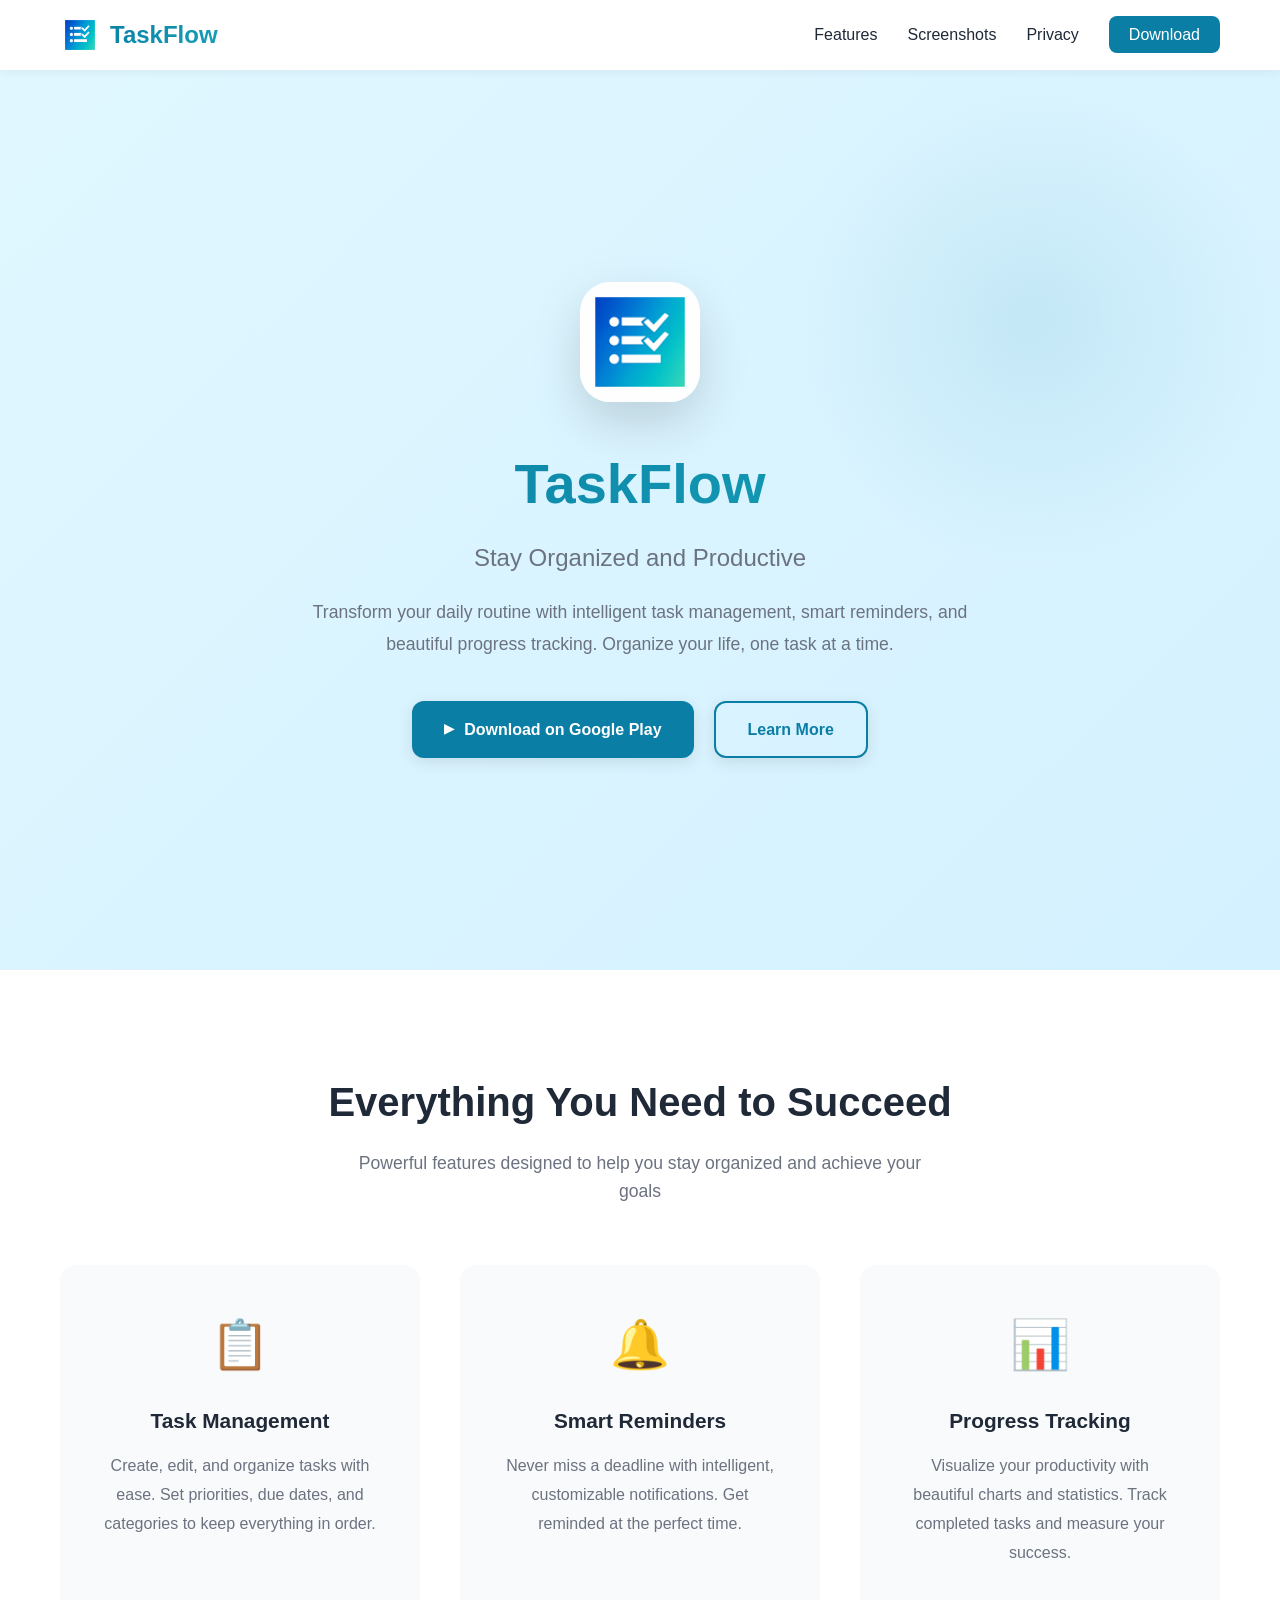
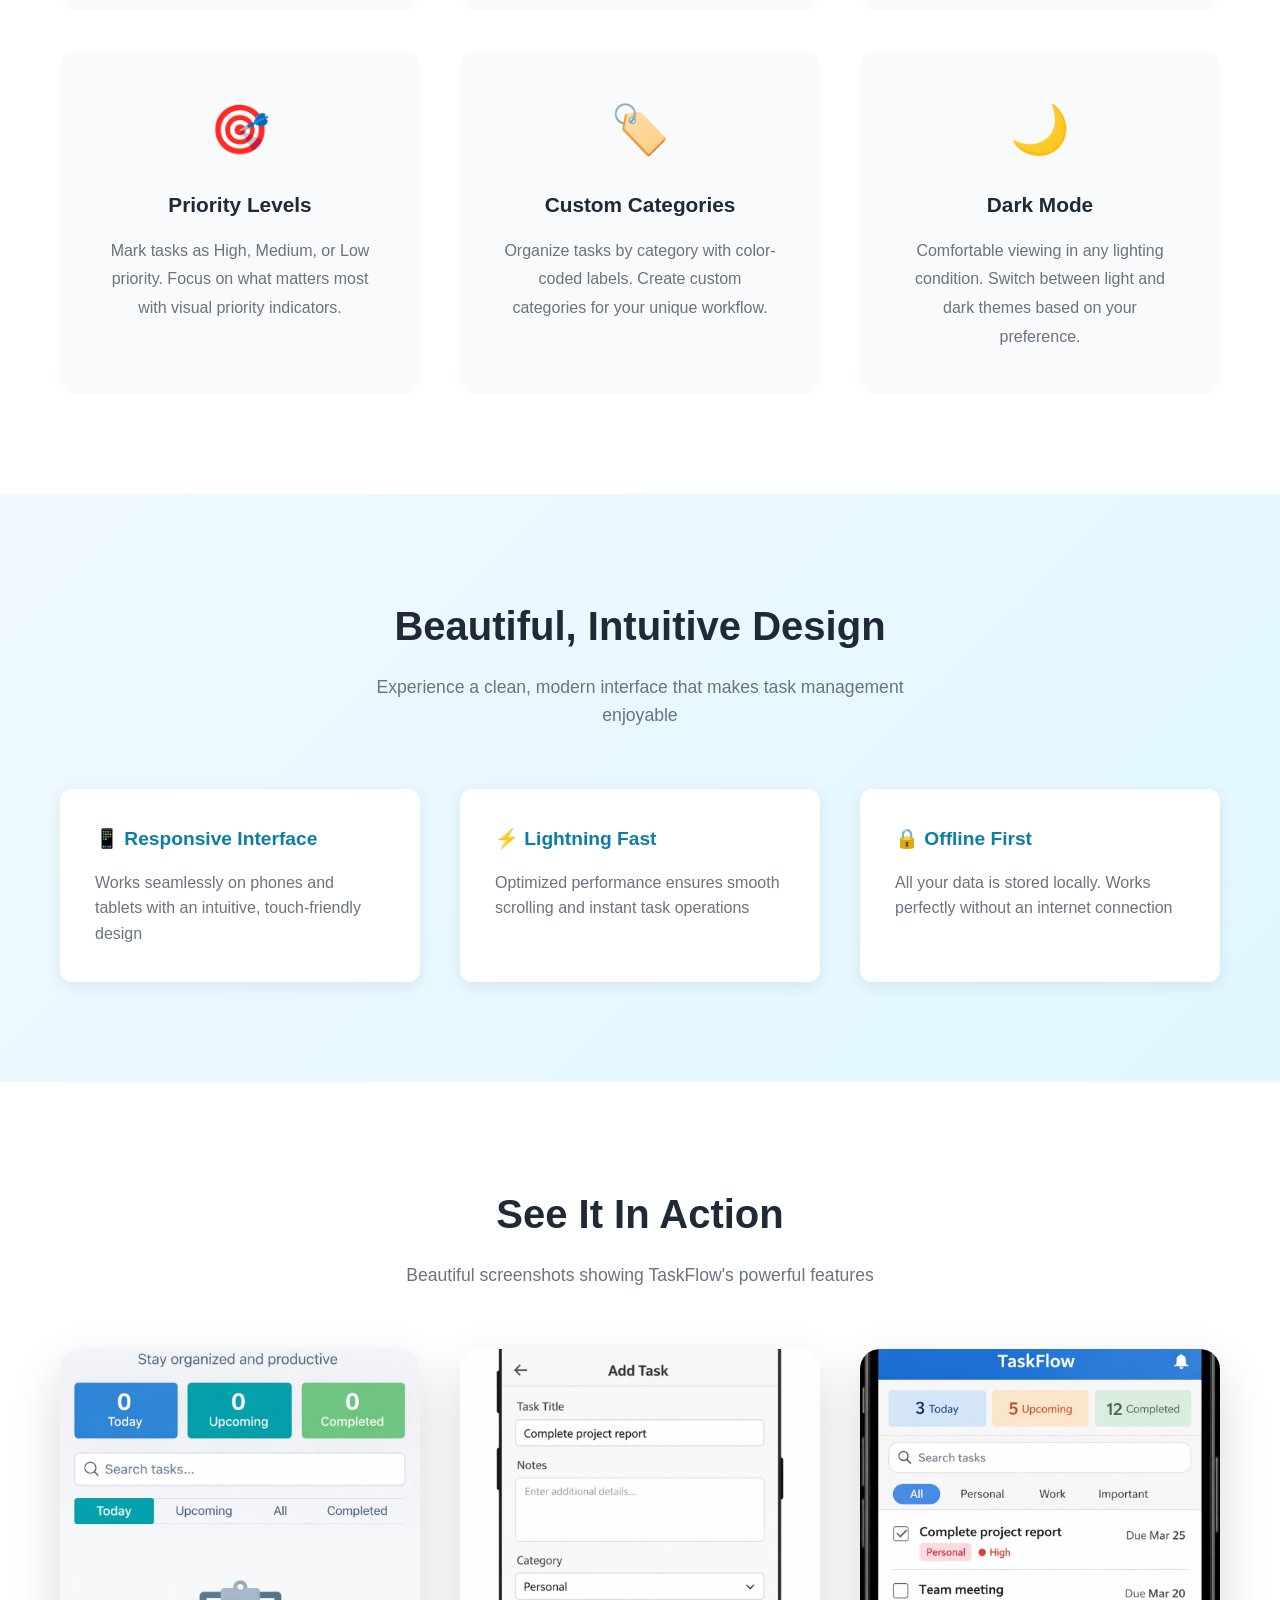
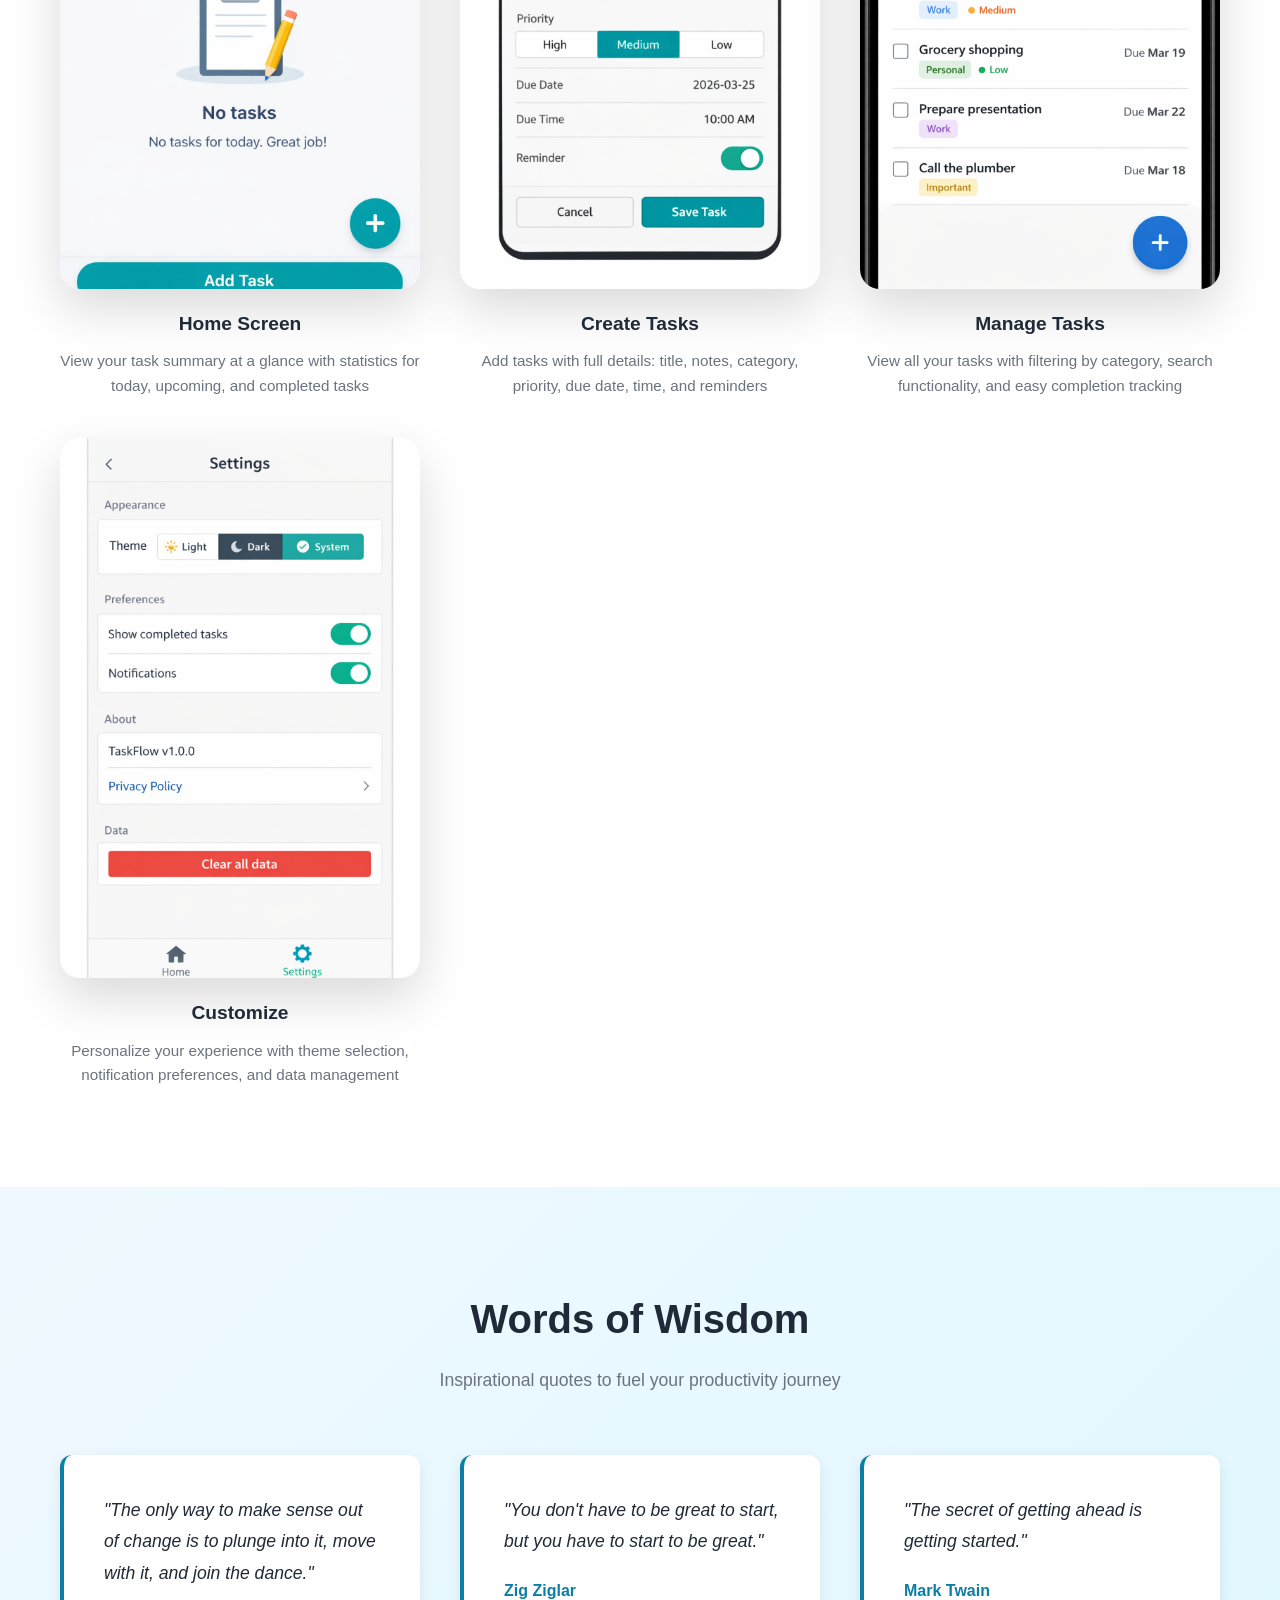
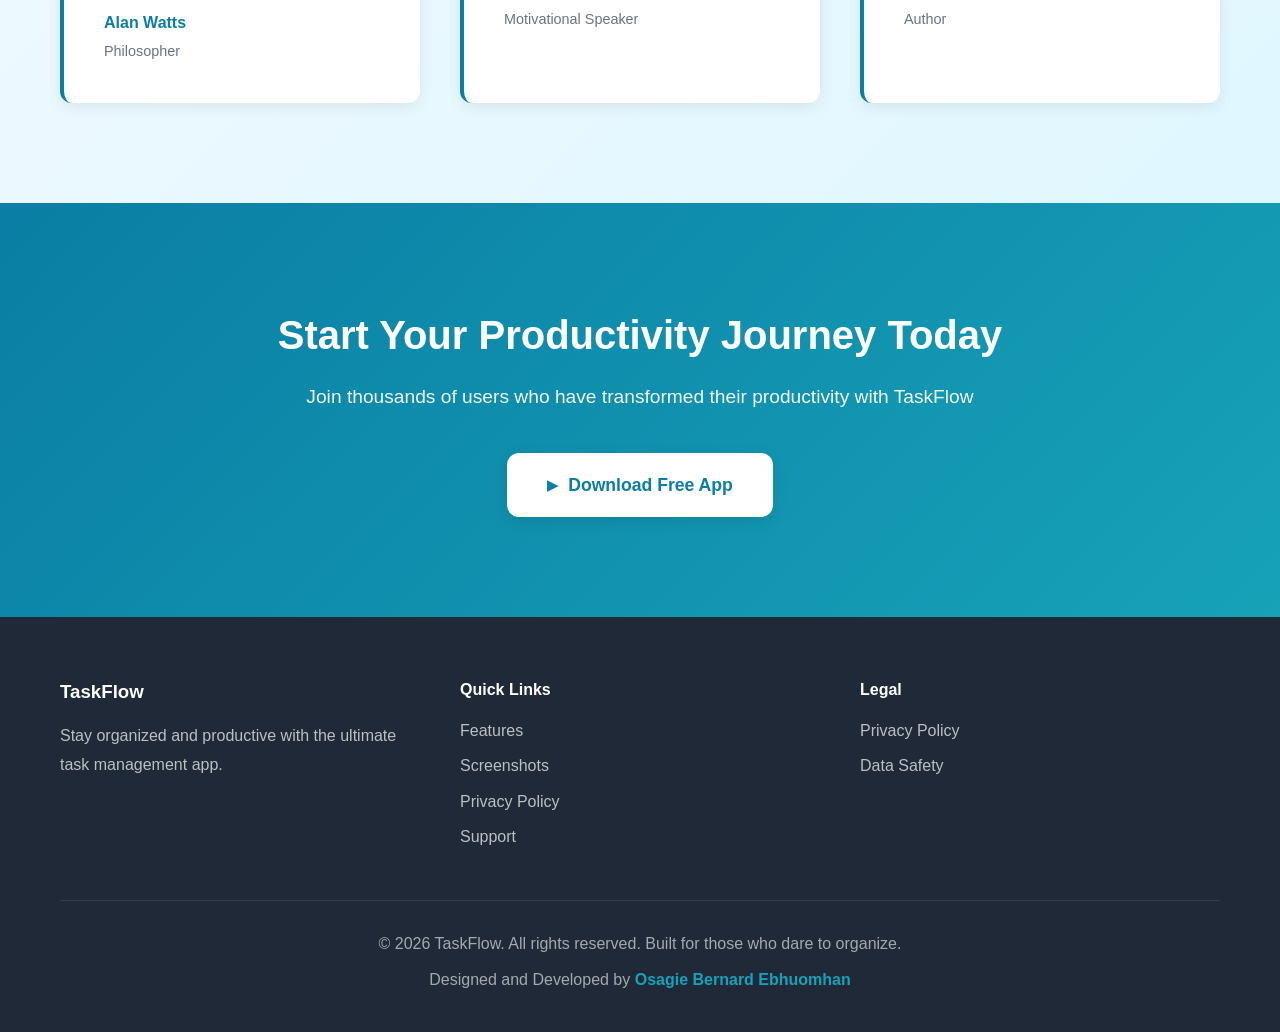
<file: index.html>
<!DOCTYPE html>
<html lang="en">
<head>
    <meta charset="UTF-8">
    <meta name="viewport" content="width=device-width, initial-scale=1.0">
    <meta name="description" content="TaskFlow - Stay organized and productive with the ultimate task management app. Manage tasks, set reminders, and achieve your goals.">
    <meta name="keywords" content="task management, productivity, todo app, task planner, reminders">
    <meta name="theme-color" content="#0a7ea4">
    <title>TaskFlow - Stay Organized and Productive</title>
    <link rel="stylesheet" href="css/styles.css">
    <link rel="icon" type="image/png" href="assets/images/app-icon.png">
    
    <!-- Google tag (gtag.js) -->
    <script async src="https://www.googletagmanager.com/gtag/js?id=G-JH3HWBDG0D"></script>
    <script>
      window.dataLayer = window.dataLayer || [];
      function gtag(){dataLayer.push(arguments);}
      gtag('js', new Date());

      gtag('config', 'G-JH3HWBDG0D');
    </script>
</head>
<body>
    <!-- Navigation -->
    <nav class="navbar">
        <div class="nav-container">
            <div class="logo">
                <img src="assets/images/app-icon.png" alt="TaskFlow Logo" class="logo-img">
                <span class="logo-text">TaskFlow</span>
            </div>
            <button class="hamburger" id="hamburger" aria-label="Toggle menu">
                <span></span>
                <span></span>
                <span></span>
            </button>
            <ul class="nav-menu" id="nav-menu">
                <li><a href="#features" class="nav-link">Features</a></li>
                <li><a href="#screenshots" class="nav-link">Screenshots</a></li>
                <li><a href="privacy.html" class="nav-link">Privacy</a></li>
                <li><a href="#download" class="nav-link cta-button">Download</a></li>
            </ul>
        </div>
    </nav>

    <!-- Hero Section -->
    <section class="hero">
        <div class="hero-content">
            <div class="hero-icon">
                <img src="assets/images/app-icon.png" alt="TaskFlow" class="icon-large">
            </div>
            <h1 class="hero-title">TaskFlow</h1>
            <p class="hero-subtitle">Stay Organized and Productive</p>
            <p class="hero-description">
                Transform your daily routine with intelligent task management, smart reminders, and beautiful progress tracking. 
                Organize your life, one task at a time.
            </p>
            <div class="hero-buttons">
                <a href="https://play.google.com/store/apps/details?id=space.manus.taskflowapp.t20260318001722" class="btn btn-primary" target="_blank">
                    <span class="play-icon">▶</span> Download on Google Play
                </a>
                <a href="#features" class="btn btn-secondary">Learn More</a>
            </div>
        </div>
        <div class="hero-background"></div>
    </section>

    <!-- Features Section -->
    <section id="features" class="features">
        <div class="container">
            <h2 class="section-title">Everything You Need to Succeed</h2>
            <p class="section-subtitle">Powerful features designed to help you stay organized and achieve your goals</p>
            
            <div class="features-grid">
                <div class="feature-card">
                    <div class="feature-icon">📋</div>
                    <h3>Task Management</h3>
                    <p>Create, edit, and organize tasks with ease. Set priorities, due dates, and categories to keep everything in order.</p>
                </div>
                
                <div class="feature-card">
                    <div class="feature-icon">🔔</div>
                    <h3>Smart Reminders</h3>
                    <p>Never miss a deadline with intelligent, customizable notifications. Get reminded at the perfect time.</p>
                </div>
                
                <div class="feature-card">
                    <div class="feature-icon">📊</div>
                    <h3>Progress Tracking</h3>
                    <p>Visualize your productivity with beautiful charts and statistics. Track completed tasks and measure your success.</p>
                </div>
                
                <div class="feature-card">
                    <div class="feature-icon">🎯</div>
                    <h3>Priority Levels</h3>
                    <p>Mark tasks as High, Medium, or Low priority. Focus on what matters most with visual priority indicators.</p>
                </div>
                
                <div class="feature-card">
                    <div class="feature-icon">🏷️</div>
                    <h3>Custom Categories</h3>
                    <p>Organize tasks by category with color-coded labels. Create custom categories for your unique workflow.</p>
                </div>
                
                <div class="feature-card">
                    <div class="feature-icon">🌙</div>
                    <h3>Dark Mode</h3>
                    <p>Comfortable viewing in any lighting condition. Switch between light and dark themes based on your preference.</p>
                </div>
            </div>
        </div>
    </section>

    <!-- Design Section -->
    <section class="design">
        <div class="container">
            <h2 class="section-title">Beautiful, Intuitive Design</h2>
            <p class="section-subtitle">Experience a clean, modern interface that makes task management enjoyable</p>
            
            <div class="design-features">
                <div class="design-feature">
                    <h3>📱 Responsive Interface</h3>
                    <p>Works seamlessly on phones and tablets with an intuitive, touch-friendly design</p>
                </div>
                <div class="design-feature">
                    <h3>⚡ Lightning Fast</h3>
                    <p>Optimized performance ensures smooth scrolling and instant task operations</p>
                </div>
                <div class="design-feature">
                    <h3>🔒 Offline First</h3>
                    <p>All your data is stored locally. Works perfectly without an internet connection</p>
                </div>
            </div>
        </div>
    </section>

    <!-- Screenshots Section -->
    <section id="screenshots" class="screenshots">
        <div class="container">
            <h2 class="section-title">See It In Action</h2>
            <p class="section-subtitle">Beautiful screenshots showing TaskFlow's powerful features</p>
            
            <div class="screenshots-grid">
                <div class="screenshot-card">
                    <img src="assets/screenshots/screenshot-1-home.png" alt="Home Screen - Task Summary">
                    <h3>Home Screen</h3>
                    <p>View your task summary at a glance with statistics for today, upcoming, and completed tasks</p>
                </div>
                
                <div class="screenshot-card">
                    <img src="assets/screenshots/screenshot-2-add-task.png" alt="Add Task Form">
                    <h3>Create Tasks</h3>
                    <p>Add tasks with full details: title, notes, category, priority, due date, time, and reminders</p>
                </div>
                
                <div class="screenshot-card">
                    <img src="assets/screenshots/screenshot-3-tasks-list.png" alt="Task List">
                    <h3>Manage Tasks</h3>
                    <p>View all your tasks with filtering by category, search functionality, and easy completion tracking</p>
                </div>
                
                <div class="screenshot-card">
                    <img src="assets/screenshots/screenshot-4-settings.png" alt="Settings Screen">
                    <h3>Customize</h3>
                    <p>Personalize your experience with theme selection, notification preferences, and data management</p>
                </div>
            </div>
        </div>
    </section>

    <!-- Testimonials Section -->
    <section class="testimonials">
        <div class="container">
            <h2 class="section-title">Words of Wisdom</h2>
            <p class="section-subtitle">Inspirational quotes to fuel your productivity journey</p>
            
            <div class="testimonials-grid">
                <div class="testimonial">
                    <p class="quote">"The only way to make sense out of change is to plunge into it, move with it, and join the dance."</p>
                    <p class="author">Alan Watts</p>
                    <p class="role">Philosopher</p>
                </div>
                
                <div class="testimonial">
                    <p class="quote">"You don't have to be great to start, but you have to start to be great."</p>
                    <p class="author">Zig Ziglar</p>
                    <p class="role">Motivational Speaker</p>
                </div>
                
                <div class="testimonial">
                    <p class="quote">"The secret of getting ahead is getting started."</p>
                    <p class="author">Mark Twain</p>
                    <p class="role">Author</p>
                </div>
            </div>
        </div>
    </section>

    <!-- CTA Section -->
    <section id="download" class="cta">
        <div class="container">
            <h2>Start Your Productivity Journey Today</h2>
            <p>Join thousands of users who have transformed their productivity with TaskFlow</p>
            <a href="https://play.google.com/store/apps/details?id=space.manus.taskflowapp.t20260318001722" class="btn btn-primary btn-large" target="_blank">
                <span class="play-icon">▶</span> Download Free App
            </a>
        </div>
    </section>

    <!-- Footer -->
    <footer class="footer">
        <div class="container">
            <div class="footer-content">
                <div class="footer-section">
                    <h3>TaskFlow</h3>
                    <p>Stay organized and productive with the ultimate task management app.</p>
                </div>
                
                <div class="footer-section">
                    <h4>Quick Links</h4>
                    <ul>
                        <li><a href="#features">Features</a></li>
                        <li><a href="#screenshots">Screenshots</a></li>
                        <li><a href="privacy.html">Privacy Policy</a></li>
                        <li><a href="mailto:support@taskflowapp.com">Support</a></li>
                    </ul>
                </div>
                
                <div class="footer-section">
                    <h4>Legal</h4>
                    <ul>
                        <li><a href="privacy.html">Privacy Policy</a></li>
                        <li><a href="privacy.html#data-safety">Data Safety</a></li>
                    </ul>
                </div>
            </div>
            
            <div class="footer-bottom">
                <p>&copy; 2026 TaskFlow. All rights reserved. Built for those who dare to organize.</p>
                <p>Designed and Developed by <a href="https://instagram.com/osas.codes" target="_blank" class="credit-link">Osagie Bernard Ebhuomhan</a></p>
            </div>
        </div>
    </footer>

    <script src="js/main.js"></script>
    <script>
        // Hamburger menu functionality
        const hamburger = document.getElementById('hamburger');
        const navMenu = document.getElementById('nav-menu');
        
        if (hamburger) {
            hamburger.addEventListener('click', () => {
                hamburger.classList.toggle('active');
                navMenu.classList.toggle('active');
            });
            
            // Close menu when a link is clicked
            const navLinks = navMenu.querySelectorAll('a');
            navLinks.forEach(link => {
                link.addEventListener('click', () => {
                    hamburger.classList.remove('active');
                    navMenu.classList.remove('active');
                });
            });
        }
    </script>
</body>
</html>
</file>
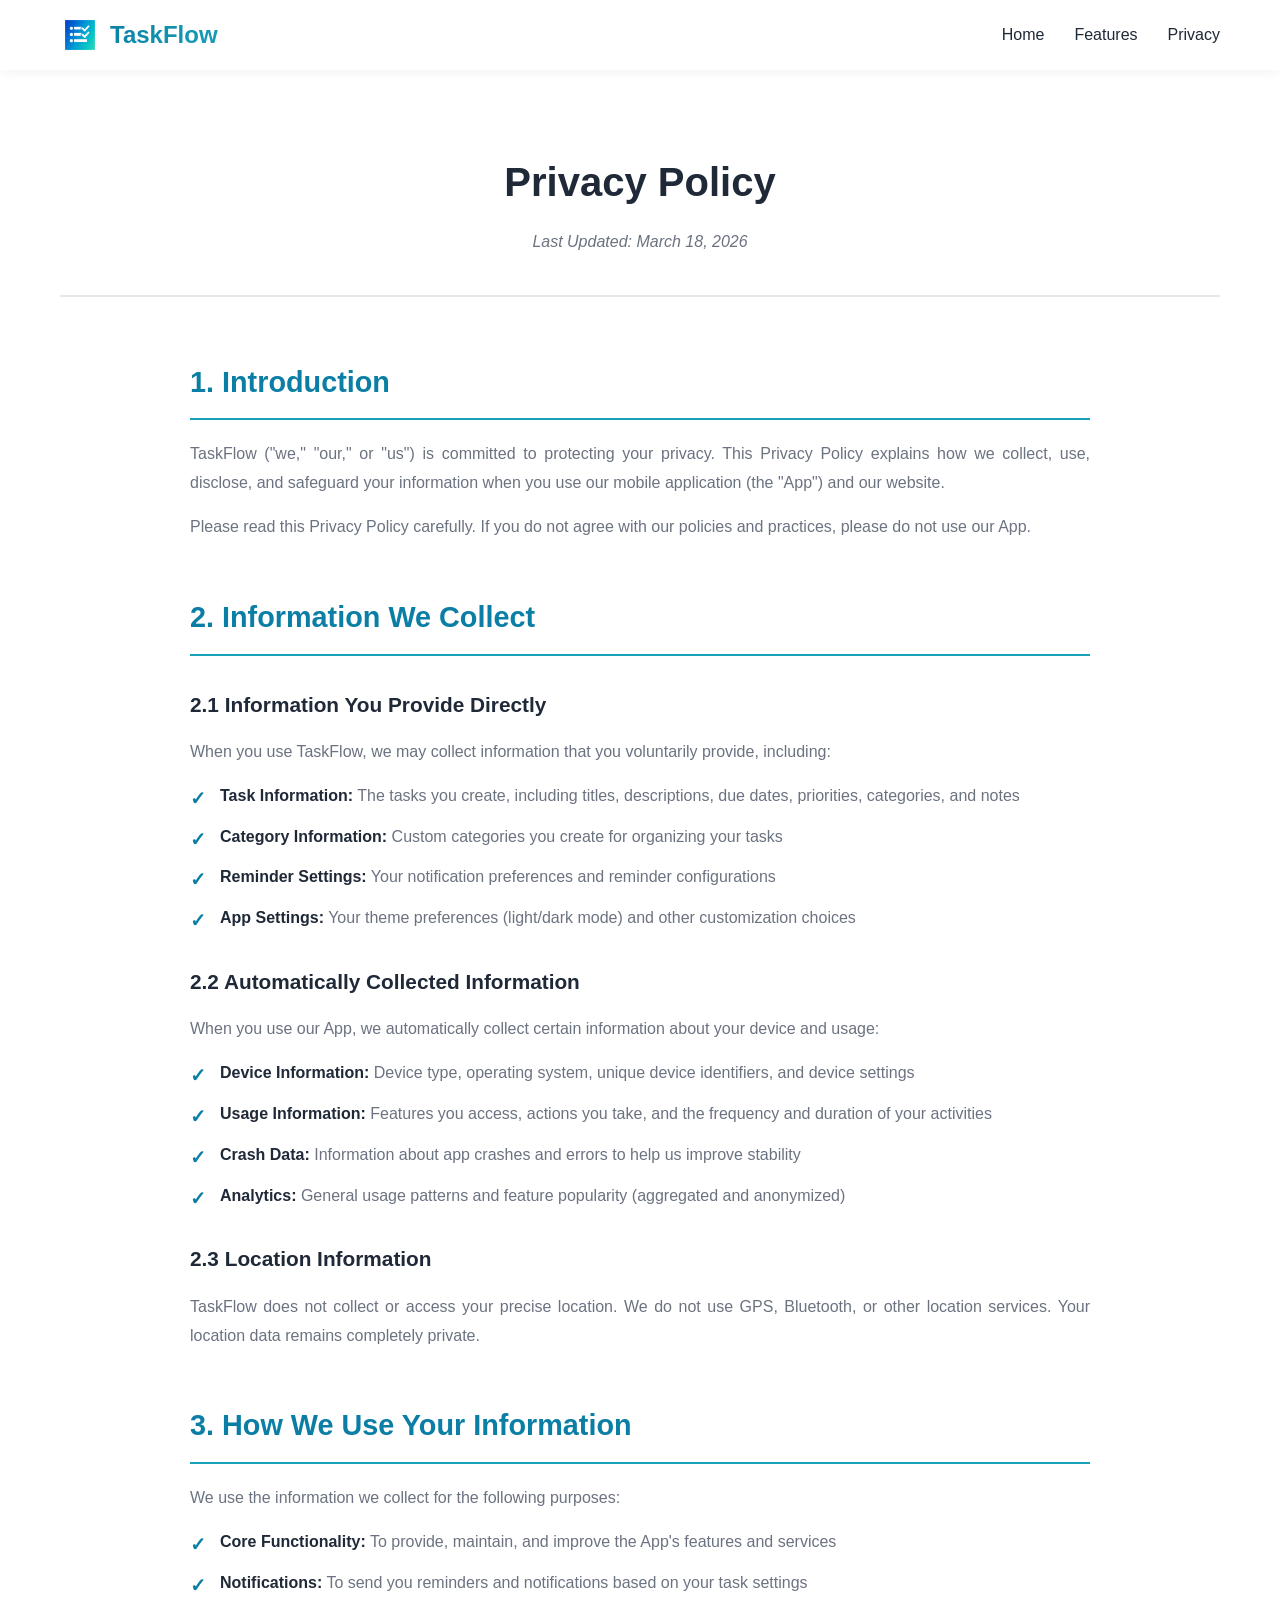
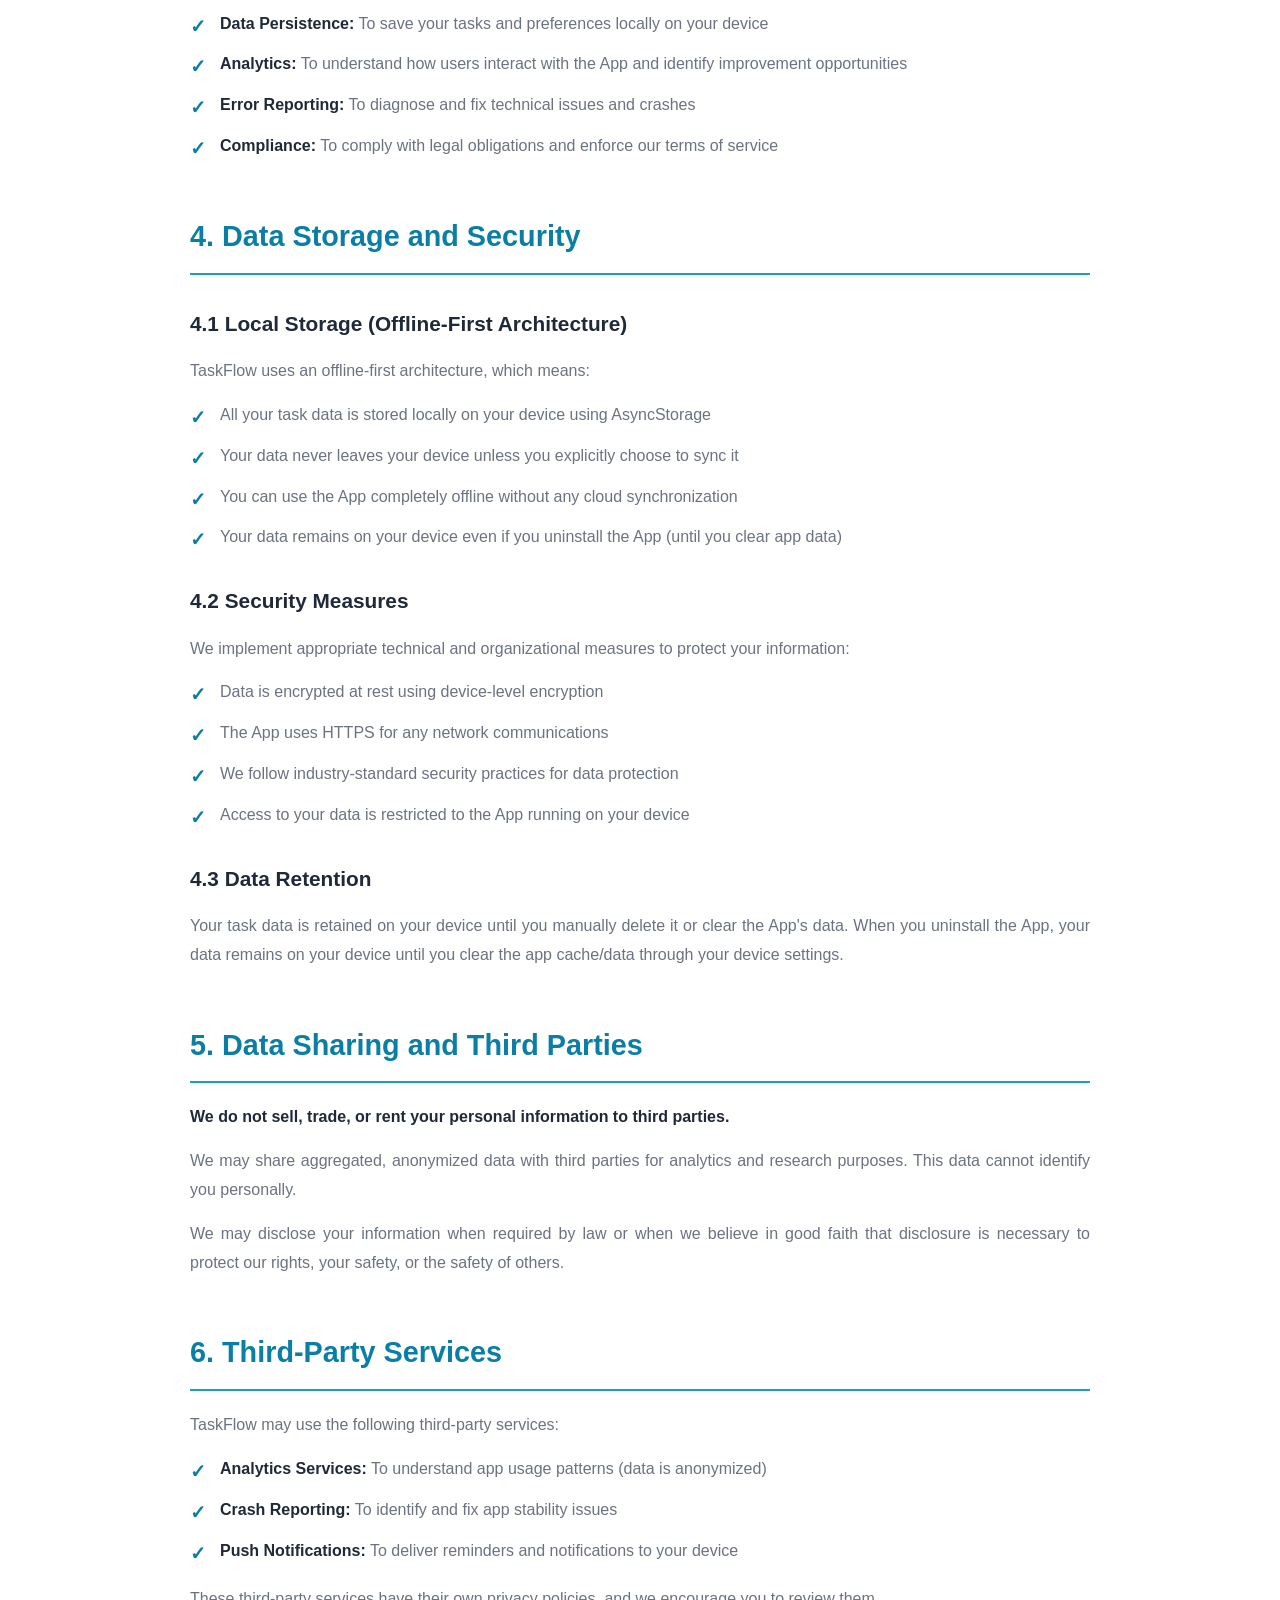
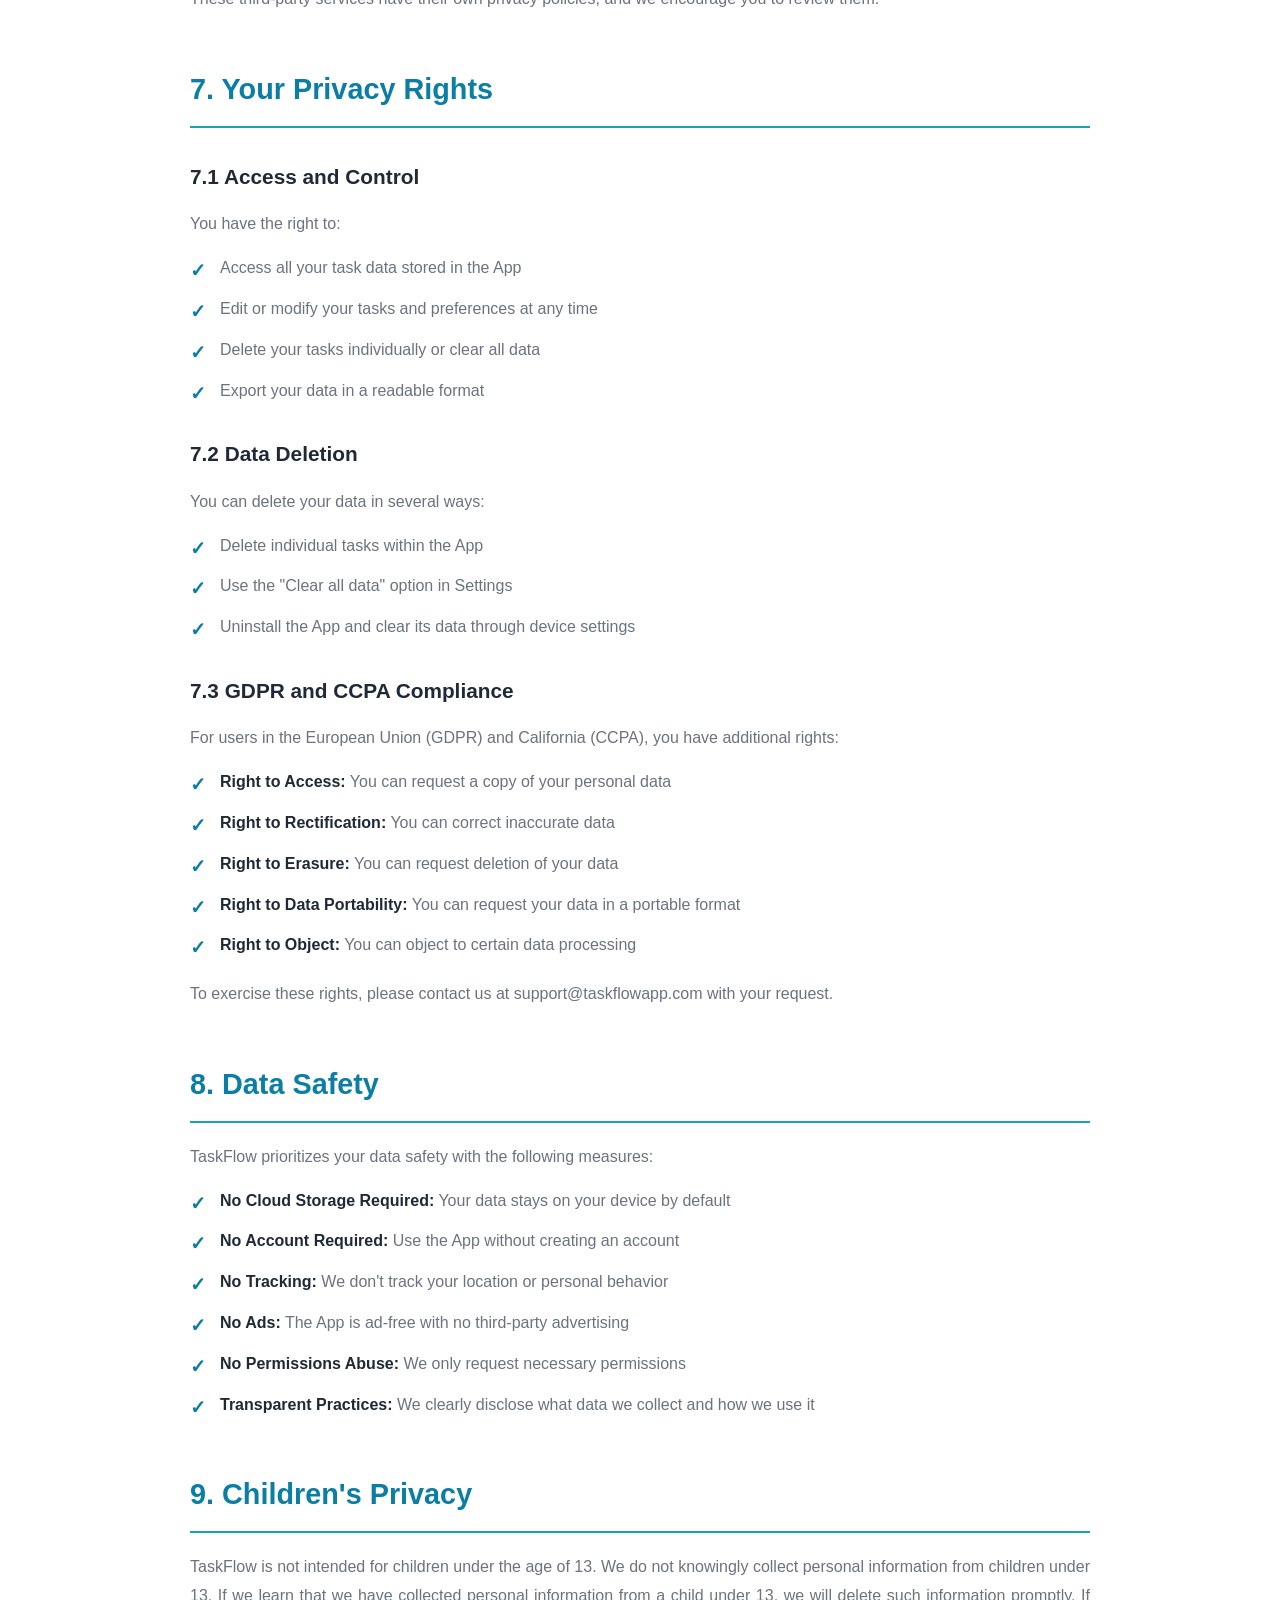
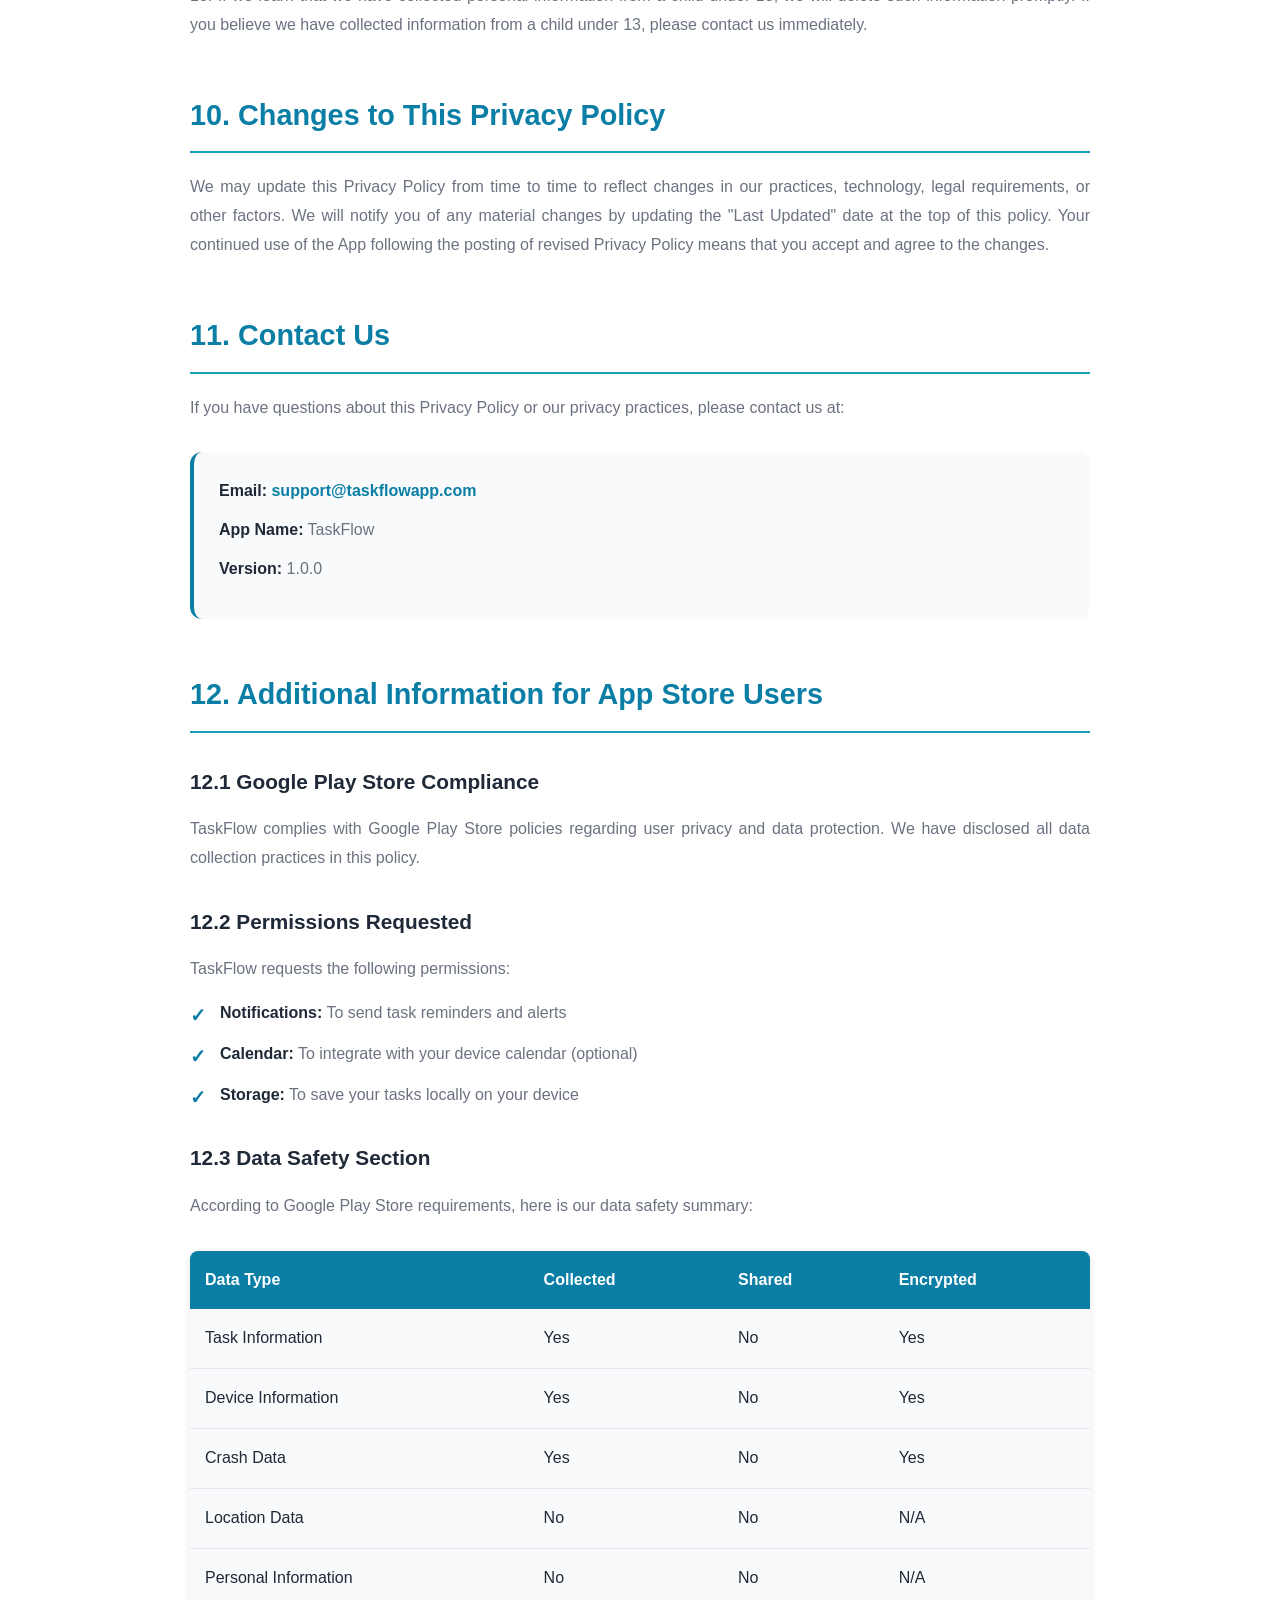
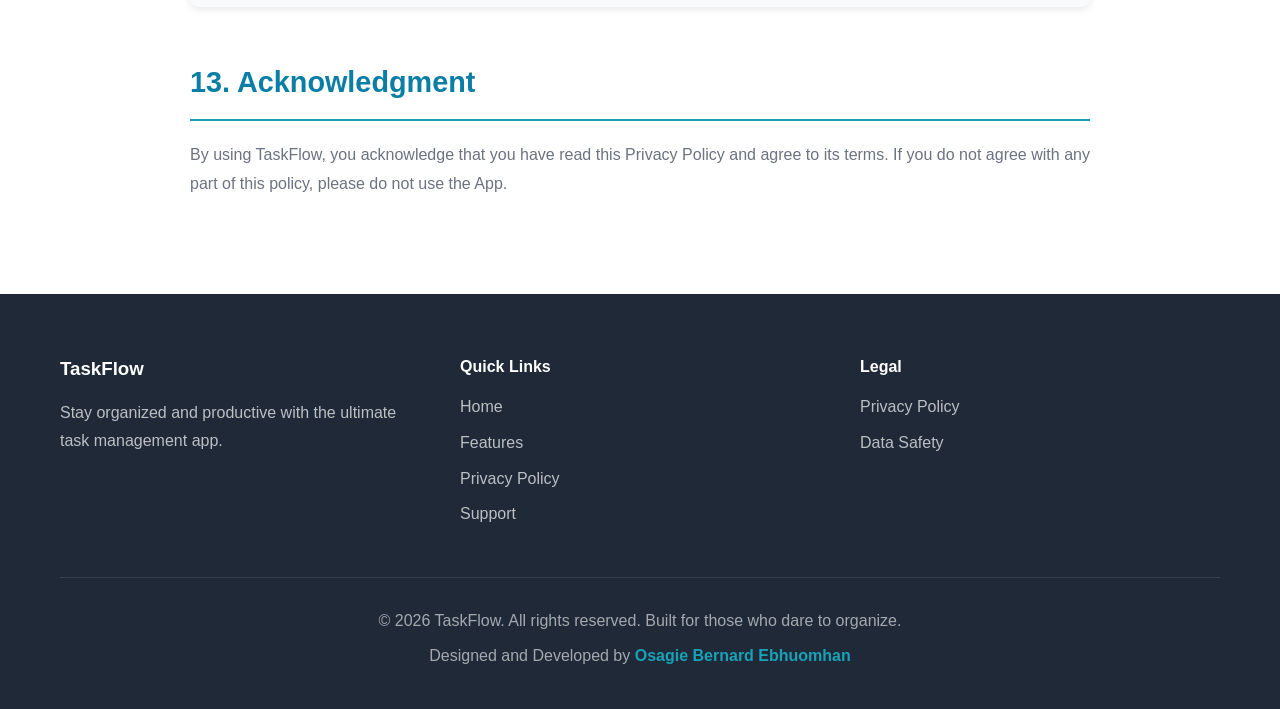
<file: privacy.html>
<!DOCTYPE html>
<html lang="en">
<head>
    <meta charset="UTF-8">
    <meta name="viewport" content="width=device-width, initial-scale=1.0">
    <meta name="description" content="TaskFlow Privacy Policy - Learn how we protect your data and privacy">
    <title>Privacy Policy - TaskFlow App</title>
    <link rel="stylesheet" href="css/styles.css">
    <link rel="stylesheet" href="css/privacy.css">
    <link rel="icon" type="image/png" href="assets/images/app-icon.png">
</head>
<body>
    <!-- Navigation -->
    <nav class="navbar">
        <div class="nav-container">
            <div class="logo">
                <img src="assets/images/app-icon.png" alt="TaskFlow Logo" class="logo-img">
                <span class="logo-text">TaskFlow</span>
            </div>
            <ul class="nav-menu">
                <li><a href="index.html" class="nav-link">Home</a></li>
                <li><a href="index.html#features" class="nav-link">Features</a></li>
                <li><a href="privacy.html" class="nav-link">Privacy</a></li>
            </ul>
        </div>
    </nav>

    <!-- Privacy Policy Content -->
    <section class="privacy-section">
        <div class="container">
            <div class="privacy-header">
                <h1>Privacy Policy</h1>
                <p class="last-updated">Last Updated: March 18, 2026</p>
            </div>

            <div class="privacy-content">
                <h2>1. Introduction</h2>
                <p>
                    TaskFlow ("we," "our," or "us") is committed to protecting your privacy. This Privacy Policy explains 
                    how we collect, use, disclose, and safeguard your information when you use our mobile application 
                    (the "App") and our website.
                </p>
                <p>
                    Please read this Privacy Policy carefully. If you do not agree with our policies and practices, 
                    please do not use our App.
                </p>

                <h2>2. Information We Collect</h2>
                <h3>2.1 Information You Provide Directly</h3>
                <p>When you use TaskFlow, we may collect information that you voluntarily provide, including:</p>
                <ul>
                    <li><strong>Task Information:</strong> The tasks you create, including titles, descriptions, due dates, priorities, categories, and notes</li>
                    <li><strong>Category Information:</strong> Custom categories you create for organizing your tasks</li>
                    <li><strong>Reminder Settings:</strong> Your notification preferences and reminder configurations</li>
                    <li><strong>App Settings:</strong> Your theme preferences (light/dark mode) and other customization choices</li>
                </ul>

                <h3>2.2 Automatically Collected Information</h3>
                <p>When you use our App, we automatically collect certain information about your device and usage:</p>
                <ul>
                    <li><strong>Device Information:</strong> Device type, operating system, unique device identifiers, and device settings</li>
                    <li><strong>Usage Information:</strong> Features you access, actions you take, and the frequency and duration of your activities</li>
                    <li><strong>Crash Data:</strong> Information about app crashes and errors to help us improve stability</li>
                    <li><strong>Analytics:</strong> General usage patterns and feature popularity (aggregated and anonymized)</li>
                </ul>

                <h3>2.3 Location Information</h3>
                <p>
                    TaskFlow does not collect or access your precise location. We do not use GPS, Bluetooth, or other 
                    location services. Your location data remains completely private.
                </p>

                <h2>3. How We Use Your Information</h2>
                <p>We use the information we collect for the following purposes:</p>
                <ul>
                    <li><strong>Core Functionality:</strong> To provide, maintain, and improve the App's features and services</li>
                    <li><strong>Notifications:</strong> To send you reminders and notifications based on your task settings</li>
                    <li><strong>Data Persistence:</strong> To save your tasks and preferences locally on your device</li>
                    <li><strong>Analytics:</strong> To understand how users interact with the App and identify improvement opportunities</li>
                    <li><strong>Error Reporting:</strong> To diagnose and fix technical issues and crashes</li>
                    <li><strong>Compliance:</strong> To comply with legal obligations and enforce our terms of service</li>
                </ul>

                <h2>4. Data Storage and Security</h2>
                <h3>4.1 Local Storage (Offline-First Architecture)</h3>
                <p>
                    TaskFlow uses an offline-first architecture, which means:
                </p>
                <ul>
                    <li>All your task data is stored locally on your device using AsyncStorage</li>
                    <li>Your data never leaves your device unless you explicitly choose to sync it</li>
                    <li>You can use the App completely offline without any cloud synchronization</li>
                    <li>Your data remains on your device even if you uninstall the App (until you clear app data)</li>
                </ul>

                <h3>4.2 Security Measures</h3>
                <p>We implement appropriate technical and organizational measures to protect your information:</p>
                <ul>
                    <li>Data is encrypted at rest using device-level encryption</li>
                    <li>The App uses HTTPS for any network communications</li>
                    <li>We follow industry-standard security practices for data protection</li>
                    <li>Access to your data is restricted to the App running on your device</li>
                </ul>

                <h3>4.3 Data Retention</h3>
                <p>
                    Your task data is retained on your device until you manually delete it or clear the App's data. 
                    When you uninstall the App, your data remains on your device until you clear the app cache/data 
                    through your device settings.
                </p>

                <h2>5. Data Sharing and Third Parties</h2>
                <p>
                    <strong>We do not sell, trade, or rent your personal information to third parties.</strong>
                </p>
                <p>
                    We may share aggregated, anonymized data with third parties for analytics and research purposes. 
                    This data cannot identify you personally.
                </p>
                <p>
                    We may disclose your information when required by law or when we believe in good faith that 
                    disclosure is necessary to protect our rights, your safety, or the safety of others.
                </p>

                <h2>6. Third-Party Services</h2>
                <p>
                    TaskFlow may use the following third-party services:
                </p>
                <ul>
                    <li><strong>Analytics Services:</strong> To understand app usage patterns (data is anonymized)</li>
                    <li><strong>Crash Reporting:</strong> To identify and fix app stability issues</li>
                    <li><strong>Push Notifications:</strong> To deliver reminders and notifications to your device</li>
                </ul>
                <p>
                    These third-party services have their own privacy policies, and we encourage you to review them.
                </p>

                <h2>7. Your Privacy Rights</h2>
                <h3>7.1 Access and Control</h3>
                <p>You have the right to:</p>
                <ul>
                    <li>Access all your task data stored in the App</li>
                    <li>Edit or modify your tasks and preferences at any time</li>
                    <li>Delete your tasks individually or clear all data</li>
                    <li>Export your data in a readable format</li>
                </ul>

                <h3>7.2 Data Deletion</h3>
                <p>
                    You can delete your data in several ways:
                </p>
                <ul>
                    <li>Delete individual tasks within the App</li>
                    <li>Use the "Clear all data" option in Settings</li>
                    <li>Uninstall the App and clear its data through device settings</li>
                </ul>

                <h3>7.3 GDPR and CCPA Compliance</h3>
                <p>
                    For users in the European Union (GDPR) and California (CCPA), you have additional rights:
                </p>
                <ul>
                    <li><strong>Right to Access:</strong> You can request a copy of your personal data</li>
                    <li><strong>Right to Rectification:</strong> You can correct inaccurate data</li>
                    <li><strong>Right to Erasure:</strong> You can request deletion of your data</li>
                    <li><strong>Right to Data Portability:</strong> You can request your data in a portable format</li>
                    <li><strong>Right to Object:</strong> You can object to certain data processing</li>
                </ul>
                <p>
                    To exercise these rights, please contact us at support@taskflowapp.com with your request.
                </p>

                <h2 id="data-safety">8. Data Safety</h2>
                <p>
                    TaskFlow prioritizes your data safety with the following measures:
                </p>
                <ul>
                    <li><strong>No Cloud Storage Required:</strong> Your data stays on your device by default</li>
                    <li><strong>No Account Required:</strong> Use the App without creating an account</li>
                    <li><strong>No Tracking:</strong> We don't track your location or personal behavior</li>
                    <li><strong>No Ads:</strong> The App is ad-free with no third-party advertising</li>
                    <li><strong>No Permissions Abuse:</strong> We only request necessary permissions</li>
                    <li><strong>Transparent Practices:</strong> We clearly disclose what data we collect and how we use it</li>
                </ul>

                <h2>9. Children's Privacy</h2>
                <p>
                    TaskFlow is not intended for children under the age of 13. We do not knowingly collect personal 
                    information from children under 13. If we learn that we have collected personal information from a 
                    child under 13, we will delete such information promptly. If you believe we have collected information 
                    from a child under 13, please contact us immediately.
                </p>

                <h2>10. Changes to This Privacy Policy</h2>
                <p>
                    We may update this Privacy Policy from time to time to reflect changes in our practices, technology, 
                    legal requirements, or other factors. We will notify you of any material changes by updating the 
                    "Last Updated" date at the top of this policy. Your continued use of the App following the posting 
                    of revised Privacy Policy means that you accept and agree to the changes.
                </p>

                <h2>11. Contact Us</h2>
                <p>
                    If you have questions about this Privacy Policy or our privacy practices, please contact us at:
                </p>
                <div class="contact-info">
                    <p><strong>Email:</strong> <a href="mailto:support@taskflowapp.com">support@taskflowapp.com</a></p>
                    <p><strong>App Name:</strong> TaskFlow</p>
                    <p><strong>Version:</strong> 1.0.0</p>
                </div>

                <h2>12. Additional Information for App Store Users</h2>
                <h3>12.1 Google Play Store Compliance</h3>
                <p>
                    TaskFlow complies with Google Play Store policies regarding user privacy and data protection. 
                    We have disclosed all data collection practices in this policy.
                </p>

                <h3>12.2 Permissions Requested</h3>
                <p>
                    TaskFlow requests the following permissions:
                </p>
                <ul>
                    <li><strong>Notifications:</strong> To send task reminders and alerts</li>
                    <li><strong>Calendar:</strong> To integrate with your device calendar (optional)</li>
                    <li><strong>Storage:</strong> To save your tasks locally on your device</li>
                </ul>

                <h3>12.3 Data Safety Section</h3>
                <p>
                    According to Google Play Store requirements, here is our data safety summary:
                </p>
                <table class="data-safety-table">
                    <tr>
                        <th>Data Type</th>
                        <th>Collected</th>
                        <th>Shared</th>
                        <th>Encrypted</th>
                    </tr>
                    <tr>
                        <td>Task Information</td>
                        <td>Yes</td>
                        <td>No</td>
                        <td>Yes</td>
                    </tr>
                    <tr>
                        <td>Device Information</td>
                        <td>Yes</td>
                        <td>No</td>
                        <td>Yes</td>
                    </tr>
                    <tr>
                        <td>Crash Data</td>
                        <td>Yes</td>
                        <td>No</td>
                        <td>Yes</td>
                    </tr>
                    <tr>
                        <td>Location Data</td>
                        <td>No</td>
                        <td>No</td>
                        <td>N/A</td>
                    </tr>
                    <tr>
                        <td>Personal Information</td>
                        <td>No</td>
                        <td>No</td>
                        <td>N/A</td>
                    </tr>
                </table>

                <h2>13. Acknowledgment</h2>
                <p>
                    By using TaskFlow, you acknowledge that you have read this Privacy Policy and agree to its terms. 
                    If you do not agree with any part of this policy, please do not use the App.
                </p>
            </div>
        </div>
    </section>

    <!-- Footer -->
    <footer class="footer">
        <div class="container">
            <div class="footer-content">
                <div class="footer-section">
                    <h3>TaskFlow</h3>
                    <p>Stay organized and productive with the ultimate task management app.</p>
                </div>
                
                <div class="footer-section">
                    <h4>Quick Links</h4>
                    <ul>
                        <li><a href="index.html">Home</a></li>
                        <li><a href="index.html#features">Features</a></li>
                        <li><a href="privacy.html">Privacy Policy</a></li>
                        <li><a href="mailto:support@taskflowapp.com">Support</a></li>
                    </ul>
                </div>
                
                <div class="footer-section">
                    <h4>Legal</h4>
                    <ul>
                        <li><a href="privacy.html">Privacy Policy</a></li>
                        <li><a href="privacy.html#data-safety">Data Safety</a></li>
                    </ul>
                </div>
            </div>
            
            <div class="footer-bottom">
                <p>&copy; 2026 TaskFlow. All rights reserved. Built for those who dare to organize.</p>
                <p>Designed and Developed by <a href="https://instagram.com/osas.codes" target="_blank" class="credit-link">Osagie Bernard Ebhuomhan</a></p>
            </div>
        </div>
    </footer>

    <script src="js/main.js"></script>
</body>
</html>
</file>
<file: css/styles.css>
/* ============================================
   TASKFLOW LANDING PAGE - PREMIUM STYLES
   ============================================ */

:root {
    --primary-color: #0a7ea4;
    --primary-light: #17a2b8;
    --primary-dark: #086a8a;
    --secondary-color: #22C55E;
    --accent-color: #F59E0B;
    --danger-color: #EF4444;
    --text-dark: #1f2937;
    --text-light: #6b7280;
    --bg-light: #f9fafb;
    --bg-white: #ffffff;
    --border-color: #e5e7eb;
    --shadow: 0 10px 30px rgba(0, 0, 0, 0.1);
    --shadow-lg: 0 20px 50px rgba(0, 0, 0, 0.15);
}

* {
    margin: 0;
    padding: 0;
    box-sizing: border-box;
}

html {
    scroll-behavior: smooth;
}

body {
    font-family: -apple-system, BlinkMacSystemFont, 'Segoe UI', Roboto, 'Helvetica Neue', Arial, sans-serif;
    color: var(--text-dark);
    background-color: var(--bg-white);
    line-height: 1.6;
}

/* ============================================
   UTILITY CLASSES
   ============================================ */

.container {
    max-width: 1200px;
    margin: 0 auto;
    padding: 0 20px;
}

.section-title {
    font-size: 2.5rem;
    font-weight: 700;
    color: var(--text-dark);
    margin-bottom: 15px;
    text-align: center;
}

.section-subtitle {
    font-size: 1.1rem;
    color: var(--text-light);
    text-align: center;
    margin-bottom: 50px;
    max-width: 600px;
    margin-left: auto;
    margin-right: auto;
}

/* ============================================
   NAVIGATION
   ============================================ */

.navbar {
    background-color: var(--bg-white);
    box-shadow: 0 2px 10px rgba(0, 0, 0, 0.05);
    position: sticky;
    top: 0;
    z-index: 1000;
}

.nav-container {
    max-width: 1200px;
    margin: 0 auto;
    padding: 15px 20px;
    display: flex;
    justify-content: space-between;
    align-items: center;
}

.logo {
    display: flex;
    align-items: center;
    gap: 10px;
    text-decoration: none;
    font-weight: 700;
    font-size: 1.5rem;
    color: var(--primary-color);
}

.logo-img {
    width: 40px;
    height: 40px;
    border-radius: 8px;
}

.logo-text {
    background: linear-gradient(135deg, var(--primary-color), var(--primary-light));
    -webkit-background-clip: text;
    -webkit-text-fill-color: transparent;
    background-clip: text;
}

.nav-menu {
    display: flex;
    list-style: none;
    gap: 30px;
    align-items: center;
}

.nav-link {
    color: var(--text-dark);
    text-decoration: none;
    font-weight: 500;
    transition: color 0.3s ease;
}

.nav-link:hover {
    color: var(--primary-color);
}

.nav-link.cta-button {
    background-color: var(--primary-color);
    color: white;
    padding: 10px 20px;
    border-radius: 8px;
    transition: background-color 0.3s ease;
}

.nav-link.cta-button:hover {
    background-color: var(--primary-dark);
    color: white;
}

/* Hamburger Menu */
.hamburger {
    display: none;
    flex-direction: column;
    background: none;
    border: none;
    cursor: pointer;
    padding: 0;
    gap: 6px;
}

.hamburger span {
    width: 25px;
    height: 3px;
    background-color: var(--text-dark);
    border-radius: 2px;
    transition: all 0.3s ease;
}

.hamburger.active span:nth-child(1) {
    transform: rotate(45deg) translate(10px, 10px);
}

.hamburger.active span:nth-child(2) {
    opacity: 0;
}

.hamburger.active span:nth-child(3) {
    transform: rotate(-45deg) translate(7px, -7px);
}

/* ============================================
   HERO SECTION
   ============================================ */

.hero {
    position: relative;
    min-height: 100vh;
    display: flex;
    align-items: center;
    justify-content: center;
    overflow: hidden;
    background: linear-gradient(135deg, #e0f7ff 0%, #d4f1ff 100%);
    padding: 60px 20px;
}

.hero-background {
    position: absolute;
    top: 0;
    right: 0;
    width: 500px;
    height: 500px;
    background: radial-gradient(circle, rgba(10, 126, 164, 0.1) 0%, transparent 70%);
    border-radius: 50%;
    animation: float 6s ease-in-out infinite;
}

@keyframes float {
    0%, 100% { transform: translateY(0px); }
    50% { transform: translateY(30px); }
}

.hero-content {
    position: relative;
    z-index: 10;
    text-align: center;
    max-width: 700px;
}

.hero-icon {
    margin-bottom: 30px;
}

.icon-large {
    width: 120px;
    height: 120px;
    border-radius: 30px;
    box-shadow: var(--shadow-lg);
    animation: bounce 2s ease-in-out infinite;
}

@keyframes bounce {
    0%, 100% { transform: translateY(0); }
    50% { transform: translateY(-20px); }
}

.hero-title {
    font-size: 3.5rem;
    font-weight: 800;
    color: var(--text-dark);
    margin-bottom: 10px;
    background: linear-gradient(135deg, var(--primary-color), var(--primary-light));
    -webkit-background-clip: text;
    -webkit-text-fill-color: transparent;
    background-clip: text;
}

.hero-subtitle {
    font-size: 1.5rem;
    color: var(--text-light);
    margin-bottom: 20px;
    font-weight: 500;
}

.hero-description {
    font-size: 1.1rem;
    color: var(--text-light);
    margin-bottom: 40px;
    line-height: 1.8;
}

.hero-buttons {
    display: flex;
    gap: 20px;
    justify-content: center;
    flex-wrap: wrap;
}

/* ============================================
   BUTTONS
   ============================================ */

.btn {
    display: inline-flex;
    align-items: center;
    gap: 10px;
    padding: 14px 32px;
    border-radius: 12px;
    text-decoration: none;
    font-weight: 600;
    font-size: 1rem;
    transition: all 0.3s ease;
    border: none;
    cursor: pointer;
    box-shadow: 0 4px 15px rgba(0, 0, 0, 0.1);
}

.btn-primary {
    background-color: var(--primary-color);
    color: white;
}

.btn-primary:hover {
    background-color: var(--primary-dark);
    transform: translateY(-2px);
    box-shadow: 0 6px 20px rgba(10, 126, 164, 0.3);
}

.btn-secondary {
    background-color: transparent;
    color: var(--primary-color);
    border: 2px solid var(--primary-color);
}

.btn-secondary:hover {
    background-color: var(--primary-color);
    color: white;
    transform: translateY(-2px);
}

.btn-large {
    padding: 18px 40px;
    font-size: 1.1rem;
}

.play-icon {
    font-size: 0.8em;
}

/* ============================================
   FEATURES SECTION
   ============================================ */

.features {
    padding: 100px 20px;
    background-color: var(--bg-white);
}

.features-grid {
    display: grid;
    grid-template-columns: repeat(auto-fit, minmax(300px, 1fr));
    gap: 40px;
    margin-top: 60px;
}

.feature-card {
    background: var(--bg-light);
    padding: 40px;
    border-radius: 16px;
    text-align: center;
    transition: all 0.3s ease;
    border: 2px solid transparent;
}

.feature-card:hover {
    transform: translateY(-10px);
    border-color: var(--primary-color);
    box-shadow: var(--shadow-lg);
}

.feature-icon {
    font-size: 3rem;
    margin-bottom: 20px;
}

.feature-card h3 {
    font-size: 1.3rem;
    margin-bottom: 15px;
    color: var(--text-dark);
}

.feature-card p {
    color: var(--text-light);
    line-height: 1.8;
}

/* ============================================
   DESIGN SECTION
   ============================================ */

.design {
    padding: 100px 20px;
    background: linear-gradient(135deg, #f0f9ff 0%, #e0f7ff 100%);
}

.design-features {
    display: grid;
    grid-template-columns: repeat(auto-fit, minmax(280px, 1fr));
    gap: 40px;
    margin-top: 60px;
}

.design-feature {
    background: white;
    padding: 35px;
    border-radius: 12px;
    box-shadow: 0 4px 15px rgba(0, 0, 0, 0.08);
    transition: all 0.3s ease;
}

.design-feature:hover {
    transform: translateY(-5px);
    box-shadow: var(--shadow);
}

.design-feature h3 {
    font-size: 1.2rem;
    margin-bottom: 15px;
    color: var(--primary-color);
}

.design-feature p {
    color: var(--text-light);
}

/* ============================================
   SCREENSHOTS SECTION
   ============================================ */

.screenshots {
    padding: 100px 20px;
    background-color: var(--bg-white);
}

.screenshots-grid {
    display: grid;
    grid-template-columns: repeat(auto-fit, minmax(280px, 1fr));
    gap: 40px;
    margin-top: 60px;
}

.screenshot-card {
    text-align: center;
    transition: all 0.3s ease;
    display: flex;
    flex-direction: column;
    align-items: center;
}

.screenshot-card img {
    width: 100%;
    max-width: 100%;
    height: auto;
    border-radius: 20px;
    box-shadow: var(--shadow-lg);
    transition: transform 0.3s ease;
    margin-bottom: 20px;
    object-fit: contain;
}

.screenshot-card:hover img {
    transform: scale(1.05);
}

.screenshot-card h3 {
    font-size: 1.2rem;
    margin-bottom: 10px;
    color: var(--text-dark);
}

.screenshot-card p {
    color: var(--text-light);
    font-size: 0.95rem;
}

/* ============================================
   TESTIMONIALS SECTION
   ============================================ */

.testimonials {
    padding: 100px 20px;
    background: linear-gradient(135deg, #f0f9ff 0%, #e0f7ff 100%);
}

.testimonials-grid {
    display: grid;
    grid-template-columns: repeat(auto-fit, minmax(300px, 1fr));
    gap: 40px;
    margin-top: 60px;
}

.testimonial {
    background: white;
    padding: 40px;
    border-radius: 12px;
    box-shadow: 0 4px 15px rgba(0, 0, 0, 0.08);
    border-left: 4px solid var(--primary-color);
}

.quote {
    font-size: 1.1rem;
    font-style: italic;
    color: var(--text-dark);
    margin-bottom: 20px;
    line-height: 1.8;
}

.author {
    font-weight: 600;
    color: var(--primary-color);
    margin-bottom: 5px;
}

.role {
    color: var(--text-light);
    font-size: 0.9rem;
}

/* ============================================
   CTA SECTION
   ============================================ */

.cta {
    padding: 100px 20px;
    background: linear-gradient(135deg, var(--primary-color), var(--primary-light));
    color: white;
    text-align: center;
}

.cta h2 {
    font-size: 2.5rem;
    margin-bottom: 15px;
}

.cta p {
    font-size: 1.2rem;
    margin-bottom: 40px;
    opacity: 0.95;
}

.cta .btn-primary {
    background-color: white;
    color: var(--primary-color);
}

.cta .btn-primary:hover {
    background-color: var(--bg-light);
}

/* ============================================
   FOOTER
   ============================================ */

.footer {
    background-color: var(--text-dark);
    color: white;
    padding: 60px 20px 30px;
}

.footer-content {
    display: grid;
    grid-template-columns: repeat(auto-fit, minmax(250px, 1fr));
    gap: 40px;
    margin-bottom: 40px;
    max-width: 1200px;
    margin-left: auto;
    margin-right: auto;
}

.footer-section h3,
.footer-section h4 {
    margin-bottom: 15px;
    color: white;
}

.footer-section p {
    color: rgba(255, 255, 255, 0.7);
    line-height: 1.8;
}

.footer-section ul {
    list-style: none;
}

.footer-section ul li {
    margin-bottom: 10px;
}

.footer-section a {
    color: rgba(255, 255, 255, 0.7);
    text-decoration: none;
    transition: color 0.3s ease;
}

.footer-section a:hover {
    color: var(--primary-light);
}

.footer-bottom {
    border-top: 1px solid rgba(255, 255, 255, 0.1);
    padding-top: 30px;
    text-align: center;
    color: rgba(255, 255, 255, 0.6);
    max-width: 1200px;
    margin-left: auto;
    margin-right: auto;
}

.footer-bottom p {
    margin-bottom: 10px;
}

.credit-link {
    color: var(--primary-light);
    text-decoration: none;
    font-weight: 600;
    transition: color 0.3s ease;
}

.credit-link:hover {
    color: white;
    text-decoration: underline;
}

/* ============================================
   RESPONSIVE DESIGN
   ============================================ */

@media (max-width: 768px) {
    .hamburger {
        display: flex;
    }

    .nav-menu {
        position: absolute;
        top: 70px;
        left: 0;
        right: 0;
        background-color: var(--bg-white);
        flex-direction: column;
        gap: 0;
        list-style: none;
        padding: 20px;
        box-shadow: 0 5px 15px rgba(0, 0, 0, 0.1);
        max-height: 0;
        overflow: hidden;
        transition: max-height 0.3s ease;
    }

    .nav-menu.active {
        max-height: 300px;
    }

    .nav-menu li {
        padding: 12px 0;
        border-bottom: 1px solid var(--border-color);
    }

    .nav-menu li:last-child {
        border-bottom: none;
    }

    .nav-link {
        display: block;
        padding: 10px 0;
    }

    .nav-link.cta-button {
        display: inline-block;
        margin-top: 10px;
        width: 100%;
        text-align: center;
    }

    .hero-title {
        font-size: 2.5rem;
    }

    .hero-subtitle {
        font-size: 1.2rem;
    }

    .section-title {
        font-size: 2rem;
    }

    .hero-buttons {
        flex-direction: column;
        align-items: center;
    }

    .btn {
        width: 100%;
        justify-content: center;
    }

    .features-grid,
    .design-features,
    .testimonials-grid {
        grid-template-columns: 1fr;
        gap: 30px;
    }

    .screenshots-grid {
        grid-template-columns: repeat(2, 1fr);
        gap: 30px;
    }

    .cta h2 {
        font-size: 2rem;
    }

    .cta p {
        font-size: 1rem;
    }

    .hero-background {
        width: 300px;
        height: 300px;
    }
}

@media (max-width: 480px) {
    .hamburger {
        display: flex;
    }

    .nav-menu {
        position: absolute;
        top: 70px;
        left: 0;
        right: 0;
        background-color: var(--bg-white);
        flex-direction: column;
        gap: 0;
        list-style: none;
        padding: 20px;
        box-shadow: 0 5px 15px rgba(0, 0, 0, 0.1);
        max-height: 0;
        overflow: hidden;
        transition: max-height 0.3s ease;
    }

    .nav-menu.active {
        max-height: 300px;
    }

    .nav-menu li {
        padding: 12px 0;
        border-bottom: 1px solid var(--border-color);
    }

    .nav-menu li:last-child {
        border-bottom: none;
    }

    .nav-link {
        display: block;
        padding: 10px 0;
    }

    .nav-link.cta-button {
        display: inline-block;
        margin-top: 10px;
        width: 100%;
        text-align: center;
    }

    .hero-title {
        font-size: 2rem;
    }

    .hero-subtitle {
        font-size: 1rem;
    }

    .section-title {
        font-size: 1.5rem;
    }

    .logo {
        font-size: 1.2rem;
    }

    .feature-card,
    .design-feature,
    .testimonial {
        padding: 25px;
    }

    .icon-large {
        width: 80px;
        height: 80px;
    }

    .screenshots-grid {
        grid-template-columns: 1fr;
    }
}

/* ============================================
   ANIMATIONS
   ============================================ */

@keyframes fadeIn {
    from {
        opacity: 0;
        transform: translateY(20px);
    }
    to {
        opacity: 1;
        transform: translateY(0);
    }
}

.feature-card,
.screenshot-card,
.testimonial {
    animation: fadeIn 0.6s ease-out forwards;
}

.feature-card:nth-child(1) { animation-delay: 0.1s; }
.feature-card:nth-child(2) { animation-delay: 0.2s; }
.feature-card:nth-child(3) { animation-delay: 0.3s; }
.feature-card:nth-child(4) { animation-delay: 0.4s; }
.feature-card:nth-child(5) { animation-delay: 0.5s; }
.feature-card:nth-child(6) { animation-delay: 0.6s; }
</file>
<file: css/privacy.css>
/* ============================================
   PRIVACY POLICY PAGE STYLES
   ============================================ */

.privacy-section {
    padding: 80px 20px;
    background-color: var(--bg-white);
    min-height: calc(100vh - 200px);
}

.privacy-header {
    text-align: center;
    margin-bottom: 60px;
    padding-bottom: 40px;
    border-bottom: 2px solid var(--border-color);
}

.privacy-header h1 {
    font-size: 2.5rem;
    color: var(--text-dark);
    margin-bottom: 15px;
}

.last-updated {
    color: var(--text-light);
    font-size: 1rem;
    font-style: italic;
}

.privacy-content {
    max-width: 900px;
    margin: 0 auto;
    line-height: 1.8;
}

.privacy-content h2 {
    font-size: 1.8rem;
    color: var(--primary-color);
    margin-top: 50px;
    margin-bottom: 20px;
    padding-bottom: 10px;
    border-bottom: 2px solid var(--primary-light);
}

.privacy-content h3 {
    font-size: 1.3rem;
    color: var(--text-dark);
    margin-top: 30px;
    margin-bottom: 15px;
}

.privacy-content p {
    color: var(--text-light);
    margin-bottom: 15px;
    text-align: justify;
}

.privacy-content ul {
    list-style: none;
    margin-bottom: 20px;
    padding-left: 0;
}

.privacy-content ul li {
    color: var(--text-light);
    margin-bottom: 12px;
    padding-left: 30px;
    position: relative;
}

.privacy-content ul li:before {
    content: "✓";
    position: absolute;
    left: 0;
    color: var(--primary-color);
    font-weight: bold;
    font-size: 1.2rem;
}

.privacy-content strong {
    color: var(--text-dark);
    font-weight: 600;
}

.contact-info {
    background-color: var(--bg-light);
    padding: 25px;
    border-radius: 12px;
    border-left: 4px solid var(--primary-color);
    margin: 30px 0;
}

.contact-info p {
    margin-bottom: 10px;
}

.contact-info a {
    color: var(--primary-color);
    text-decoration: none;
    font-weight: 600;
}

.contact-info a:hover {
    text-decoration: underline;
}

/* ============================================
   DATA SAFETY TABLE
   ============================================ */

.data-safety-table {
    width: 100%;
    border-collapse: collapse;
    margin: 30px 0;
    background-color: var(--bg-light);
    border-radius: 8px;
    overflow: hidden;
    box-shadow: 0 2px 8px rgba(0, 0, 0, 0.1);
}

.data-safety-table th {
    background-color: var(--primary-color);
    color: white;
    padding: 15px;
    text-align: left;
    font-weight: 600;
}

.data-safety-table td {
    padding: 15px;
    border-bottom: 1px solid var(--border-color);
    color: var(--text-dark);
}

.data-safety-table tr:last-child td {
    border-bottom: none;
}

.data-safety-table tr:hover {
    background-color: rgba(10, 126, 164, 0.05);
}

/* ============================================
   RESPONSIVE DESIGN FOR PRIVACY PAGE
   ============================================ */

@media (max-width: 768px) {
    .privacy-section {
        padding: 60px 20px;
    }

    .privacy-header h1 {
        font-size: 2rem;
    }

    .privacy-content h2 {
        font-size: 1.5rem;
        margin-top: 40px;
    }

    .privacy-content h3 {
        font-size: 1.1rem;
        margin-top: 25px;
    }

    .privacy-content p {
        text-align: left;
    }

    .data-safety-table {
        font-size: 0.9rem;
    }

    .data-safety-table th,
    .data-safety-table td {
        padding: 12px;
    }
}

@media (max-width: 480px) {
    .privacy-section {
        padding: 40px 15px;
    }

    .privacy-header h1 {
        font-size: 1.5rem;
    }

    .privacy-content h2 {
        font-size: 1.3rem;
        margin-top: 30px;
    }

    .privacy-content h3 {
        font-size: 1rem;
    }

    .privacy-content ul li {
        padding-left: 25px;
        font-size: 0.95rem;
    }

    .contact-info {
        padding: 20px;
    }

    .data-safety-table {
        font-size: 0.8rem;
        margin: 20px 0;
    }

    .data-safety-table th,
    .data-safety-table td {
        padding: 8px;
    }
}

/* ============================================
   PRINT STYLES
   ============================================ */

@media print {
    .navbar,
    .footer {
        display: none;
    }

    .privacy-section {
        padding: 0;
    }

    .privacy-content h2 {
        page-break-after: avoid;
    }

    .privacy-content h3 {
        page-break-after: avoid;
    }

    .privacy-content ul {
        page-break-inside: avoid;
    }
}
</file>
